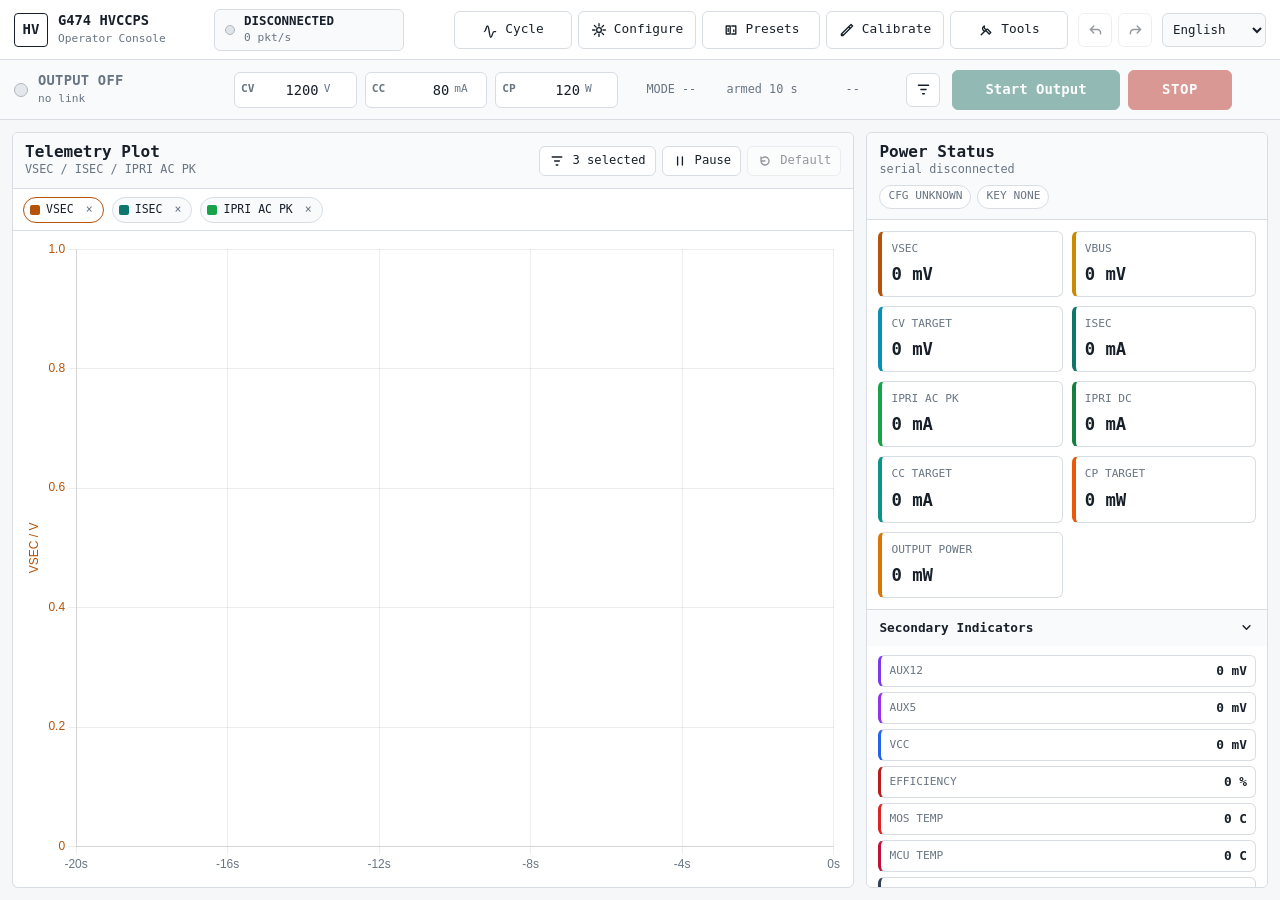
<file: AppHostUI/index.html>
<!doctype html>
<html lang="en">
<head>
  <meta charset="utf-8">
  <meta name="viewport" content="width=device-width, initial-scale=1">
  <title>G474 HVCCPS Operator Console</title>
  <link rel="icon" href="data:image/svg+xml,%3Csvg xmlns='http://www.w3.org/2000/svg' viewBox='0 0 32 32'%3E%3Crect width='32' height='32' rx='5' fill='%23fff' stroke='%2317202a' stroke-width='2'/%3E%3Cpath d='M7 21V11M7 16h7M14 11v10M19 11l4 10 4-10' fill='none' stroke='%2317202a' stroke-width='2.4' stroke-linecap='round' stroke-linejoin='round'/%3E%3C/svg%3E">
  <link rel="stylesheet" href="styles/index.css">
  <script>
    // Resolve the language before first paint so the page never renders in the
    // wrong one, and arm a failsafe that reveals the shell even if the module
    // graph fails to boot.
    (function bootLanguage() {
      try {
        var stored = localStorage.getItem("hvccps.ui.language") || localStorage.getItem("hvccps-ui-language");
        var lang = stored || ((navigator.language || "en").toLowerCase().indexOf("zh") === 0 ? "zh-CN" : "en");
        document.documentElement.lang = lang;
        document.documentElement.dataset.lang = lang;
      } catch (error) { /* private mode: fall back to the markup default */ }
      setTimeout(function () { document.documentElement.classList.add("is-ready"); }, 1500);
    })();
  </script>
  <script src="vendor/chart.js/chart.umd.js"></script>
</head>
<body>

<div class="app-shell">

  <!-- ============================ Top bar ============================ -->
  <header class="topbar" id="topbar">
    <div class="brand">
      <span class="brand-mark">HV</span>
      <span class="brand-text">
        <strong>G474 HVCCPS</strong>
        <em data-i18n="app.subtitle">Operator Console</em>
      </span>
    </div>

    <button class="link-pill" type="button" data-el="linkPill"
            data-i18n-attr="aria-label=a11y.openConnect" aria-label="Open serial link panel">
      <span class="lamp" data-el="linkLamp"></span>
      <span class="pill-text">
        <strong data-el="linkLabel">DISCONNECTED</strong>
        <em data-el="linkMeta">0 pkt/s</em>
      </span>
    </button>

    <div class="topbar-gap"></div>

    <nav class="nav-actions" data-i18n-attr="aria-label=a11y.primaryAreas" aria-label="Primary work areas">
      <button class="tool-button" type="button" data-open="cycle" data-icon="wave">
        <span data-i18n="nav.cycle">Cycle Plot</span>
      </button>
      <button class="tool-button" type="button" data-open="configure" data-icon="gear">
        <span data-i18n="nav.configure">Configure</span>
      </button>
      <button class="tool-button" type="button" data-open="presets" data-icon="keys">
        <span data-i18n="nav.presets">Presets</span>
      </button>
      <button class="tool-button" type="button" data-open="calibration" data-icon="ruler">
        <span data-i18n="nav.calibrate">Calibrate</span>
      </button>
      <button class="tool-button" type="button" data-open="tools" data-icon="tools">
        <span data-i18n="nav.tools">Tools</span>
      </button>
    </nav>

    <div class="history-actions">
      <button class="icon-button" type="button" data-el="undo" data-icon="undo" disabled
              data-i18n-attr="aria-label=a11y.undo|data-tip=a11y.undo" aria-label="Undo"></button>
      <button class="icon-button" type="button" data-el="redo" data-icon="redo" disabled
              data-i18n-attr="aria-label=a11y.redo|data-tip=a11y.redo" aria-label="Redo"></button>
    </div>

    <label class="language-picker">
      <span class="sr-only" data-i18n="topbar.language">Language</span>
      <select data-el="language" data-i18n-attr="aria-label=topbar.language" aria-label="Language"></select>
    </label>
  </header>

  <!-- ========================= Command bar ==========================
       Always present, fixed height. This is the ONLY surface that reports
       output state, so nothing appears or disappears when the output goes
       live and the telemetry plot never moves.
  ================================================================== -->
  <div class="command-bar" id="commandBar">
    <div class="cb-state">
      <span class="cb-lamp" data-el="lamp"></span>
      <span class="cb-state-text">
        <strong data-el="stateLabel">OUTPUT OFF</strong>
        <em data-el="stateMeta">--</em>
      </span>
    </div>

    <div class="cb-setpoints" data-i18n-attr="aria-label=cmd.setpoints" aria-label="Setpoints">
      <label class="setpoint">
        <span>CV</span>
        <input type="number" data-el="cv" min="0" max="2200" step="1" inputmode="decimal">
        <em>V</em>
      </label>
      <label class="setpoint">
        <span>CC</span>
        <input type="number" data-el="cc" min="0" max="200" step="0.1" inputmode="decimal">
        <em>mA</em>
      </label>
      <label class="setpoint">
        <span>CP</span>
        <input type="number" data-el="cp" min="0" max="400" step="0.1" inputmode="decimal">
        <em>W</em>
      </label>
    </div>

    <div class="cb-readout">
      <span data-el="readMode">--</span>
      <span data-el="readTime">--</span>
      <span data-el="readPower">--</span>
    </div>

    <button class="icon-button" type="button" data-open="run" data-icon="sliders"
            data-i18n-attr="aria-label=cmd.runOptions|data-tip=cmd.runOptions" aria-label="Run options"></button>

    <div class="cb-actions">
      <button class="primary-button" type="button" data-el="primary" data-i18n="cmd.start">Start Output</button>
      <button class="stop-button" type="button" data-el="stop" data-i18n="cmd.stop">STOP</button>
    </div>
  </div>

  <!-- ========================== Workspace =========================== -->
  <main class="workspace">
    <section class="panel plot-panel" id="plotPanel" data-i18n-attr="aria-label=plot.title" aria-label="Telemetry plot">
      <header class="panel-head">
        <div class="panel-title">
          <h1 data-i18n="plot.title">Telemetry Plot</h1>
          <span data-el="subtitle">--</span>
        </div>
        <div class="panel-actions">
          <button class="small-button" type="button" data-el="pickerToggle" data-icon="sliders" aria-expanded="false">
            <span data-el="selectionSummary">--</span>
          </button>
          <button class="small-button" type="button" data-el="pause" data-icon="pause" aria-pressed="false">
            <span data-i18n="plot.pause">Pause</span>
          </button>
          <button class="small-button" type="button" data-el="reset" data-icon="reset">
            <span data-i18n="plot.default">Default</span>
          </button>
        </div>
      </header>

      <div class="chart-legend" data-el="legend" data-i18n-attr="aria-label=plot.legend" aria-label="Selected signals"></div>

      <div class="chart-area">
        <div class="chart-wrap">
          <canvas data-el="canvas"></canvas>
          <div class="chart-empty" data-el="empty" data-i18n="plot.noSignals" hidden>NO SIGNALS SELECTED</div>
        </div>

        <aside class="signal-picker" data-el="picker" hidden
               data-i18n-attr="aria-label=signals.title" aria-label="Signal picker">
          <div class="signal-picker-head">
            <strong data-i18n="signals.title">Signals</strong>
            <span data-el="pickerCount">--</span>
            <button class="icon-button" type="button" data-el="pickerClose" data-icon="close"
                    data-i18n-attr="aria-label=signals.close" aria-label="Close signal picker"></button>
          </div>
          <label class="search-field">
            <span data-i18n="signals.search">Search</span>
            <input type="search" data-el="search" spellcheck="false" autocomplete="off"
                   data-i18n-attr="placeholder=signals.searchHint" placeholder="vsec, current, raw">
          </label>
          <div class="signal-picker-actions">
            <button class="small-button" type="button" data-el="selectAll" data-i18n="signals.all">All</button>
            <button class="small-button" type="button" data-el="clearAll" data-i18n="signals.clear">Clear</button>
          </div>
          <div class="signal-groups" data-el="groups"></div>
          <div class="signal-no-match" data-el="noMatch" data-i18n="signals.noMatch" hidden>No matching signals</div>
        </aside>
      </div>
    </section>

    <aside class="panel status-panel" id="statusPanel"
           data-i18n-attr="aria-label=status.title" aria-label="Power status">
      <header class="panel-head panel-head-stack">
        <div class="panel-title">
          <h2 data-i18n="status.title">Power Status</h2>
          <span data-el="subtitle">--</span>
        </div>
        <div class="status-chips" data-el="chips"></div>
      </header>
      <div class="status-scroll">
        <div class="readings-key" data-el="keyReadings"></div>
        <section class="readings-section">
          <button class="section-toggle" type="button" data-el="secondaryToggle" aria-expanded="true">
            <span data-i18n="status.secondary">Secondary Indicators</span>
            <span class="chevron" data-icon="chevron"></span>
          </button>
          <div class="readings-list" data-el="secondary"></div>
        </section>
        <section class="readings-section">
          <button class="section-toggle" type="button" data-el="debugToggle" aria-expanded="false">
            <span data-i18n="status.debug">Raw / Debug</span>
            <span class="chevron" data-icon="chevron"></span>
          </button>
          <div class="readings-list" data-el="debug" hidden></div>
        </section>
      </div>
    </aside>
  </main>
</div>

<div class="drawer-backdrop" id="drawerBackdrop" hidden></div>

<!-- =========================== Connect ============================= -->
<aside class="drawer drawer-narrow" id="connectDrawer" aria-hidden="true">
  <header class="drawer-head">
    <div>
      <h2 data-i18n="connect.title">Serial Link</h2>
      <span data-el="support">--</span>
    </div>
    <button class="icon-button" type="button" data-drawer-close data-icon="close"
            data-i18n-attr="aria-label=a11y.closePanel" aria-label="Close panel"></button>
  </header>
  <div class="drawer-body">
    <div class="info-row">
      <span data-i18n="connect.port">Authorized Port</span>
      <strong data-el="portInfo">--</strong>
    </div>
    <div class="action-grid">
      <button class="secondary-button" type="button" data-el="selectPort" data-i18n="connect.selectPort">Select Port</button>
      <button class="primary-button" type="button" data-el="connect" data-i18n="connect.connect">Connect</button>
      <button class="danger-button" type="button" data-el="disconnect" data-i18n="connect.disconnect">Disconnect</button>
    </div>
    <div class="info-row">
      <span data-i18n="connect.status">Status</span>
      <strong data-el="status">--</strong>
    </div>
    <div class="info-row">
      <span data-i18n="connect.rate">Packet Rate</span>
      <strong data-el="rate">0 pkt/s</strong>
    </div>
    <p class="drawer-note" data-i18n="connect.note">
      Connecting arms keep-alive: a read error, a closed link or a failed open all retry the same authorized port
      automatically. Disconnect stops retrying.
    </p>
  </div>
</aside>

<!-- ========================= Run options =========================== -->
<aside class="drawer drawer-narrow" id="runDrawer" aria-hidden="true">
  <header class="drawer-head">
    <div>
      <h2 data-i18n="run.title">Run Options</h2>
      <span data-i18n="run.subtitle">duration and start mode</span>
    </div>
    <button class="icon-button" type="button" data-drawer-close data-icon="close"
            data-i18n-attr="aria-label=a11y.closePanel" aria-label="Close panel"></button>
  </header>
  <div class="drawer-body">
    <p class="drawer-note" data-i18n="run.note">
      Targets live in the command bar and can be edited at any time. These options apply to the next start and are
      locked while the output is live.
    </p>

    <fieldset class="form-group" data-el="durationGroup">
      <legend data-i18n="run.duration">Duration</legend>
      <div class="inline-grid">
        <label class="field">
          <span data-i18n="run.seconds">Seconds</span>
          <input type="number" data-el="seconds" min="1" max="65534" step="1">
        </label>
        <label class="check-line">
          <input type="checkbox" data-el="continuous">
          <span data-i18n="run.continuous">Continuous</span>
        </label>
      </div>
    </fieldset>

    <fieldset class="form-group" data-el="modeGroup">
      <legend data-i18n="run.startMode">Start Mode</legend>
      <label class="radio-line">
        <input type="radio" name="startMode" value="closed" data-el="modeClosed">
        <span data-i18n="run.closedLoop">Closed-loop CC / CV / CP</span>
      </label>
      <label class="radio-line">
        <input type="radio" name="startMode" value="fixed" data-el="modeFixed">
        <span data-i18n="run.fixedDuty">Fixed duty debug</span>
      </label>
      <div class="fixed-duty-group" data-el="fixedGroup" hidden>
        <label class="field">
          <span data-i18n="run.fixedDutyValue">Fixed Duty</span>
          <input type="number" data-el="fixedDuty" min="0" max="100" step="0.1">
          <em>%</em>
        </label>
        <div class="warn-block" data-i18n="run.fixedDutyWarning">Fixed duty requires a verified load.</div>
      </div>
    </fieldset>

    <div class="validation-line" data-el="validation" hidden></div>
  </div>
</aside>

<!-- ========================= Configuration ========================= -->
<aside class="drawer drawer-wide" id="configureDrawer" aria-hidden="true">
  <header class="drawer-head">
    <div>
      <h2 data-i18n="cfg.title">Configuration</h2>
      <span data-el="state">--</span>
    </div>
    <button class="icon-button" type="button" data-drawer-close data-icon="close"
            data-i18n-attr="aria-label=a11y.closePanel" aria-label="Close panel"></button>
  </header>

  <div class="configure-layout">
    <nav class="configure-tabs" role="tablist" data-i18n-attr="aria-label=cfg.tabs" aria-label="Configuration tabs">
      <button class="configure-tab is-active" type="button" role="tab" data-tab="loop" aria-selected="true"
              data-i18n="cfg.tabLoop">Control Loop</button>
      <button class="configure-tab" type="button" role="tab" data-tab="timing" aria-selected="false"
              data-i18n="cfg.tabTiming">HRTIM</button>
      <button class="configure-tab" type="button" role="tab" data-tab="device" aria-selected="false"
              data-i18n="cfg.tabDevice">Device Constants</button>
    </nav>

    <div class="configure-pages">
      <div class="configure-lock" data-el="lock" hidden>
        <div>
          <strong data-i18n="cfg.locked">Configuration is locked while the output is live</strong>
          <button class="danger-button" type="button" data-el="lockStop" data-i18n="cmd.stop">STOP</button>
        </div>
      </div>

      <section class="configure-page is-active" data-page="loop" role="tabpanel">
        <div class="field-grid grid-3">
          <label class="field"><span data-i18n="field.kpCv">Kp CV</span><input type="number" step="any" min="0" data-cfg="kpCv"></label>
          <label class="field"><span data-i18n="field.kiCv">Ki CV</span><input type="number" step="any" min="0" data-cfg="kiCv"></label>
          <label class="field"><span data-i18n="field.kpCc">Kp CC</span><input type="number" step="any" min="0" data-cfg="kpCc"></label>
          <label class="field"><span data-i18n="field.kiCc">Ki CC</span><input type="number" step="any" min="0" data-cfg="kiCc"></label>
          <label class="field"><span data-i18n="field.kpCp">Kp CP</span><input type="number" step="any" min="0" data-cfg="kpCp"></label>
          <label class="field"><span data-i18n="field.kiCp">Ki CP</span><input type="number" step="any" min="0" data-cfg="kiCp"></label>
          <label class="field"><span data-i18n="field.softStartStep">Soft-start Step</span><input type="number" step="any" min="0" max="1" data-cfg="softStartStep"></label>
        </div>
      </section>

      <section class="configure-page" data-page="timing" role="tabpanel" hidden>
        <div class="timing-summary">
          <div><span data-i18n="cfg.freqSummary">Frequency (set · live)</span><strong data-el="freqSummary">--</strong></div>
          <div><span data-i18n="cfg.deadTime">Dead Time</span><strong data-i18n="cfg.deadTimeValue">200 ns fixed</strong></div>
        </div>

        <div class="config-blocks">
          <section class="config-block">
            <h3 data-i18n="cfg.masterTiming">Master Timing</h3>
            <label class="field">
              <span data-i18n="field.baseFreqHz">Frequency (Hz)</span>
              <input type="number" min="11000" max="45000" step="100" data-cfg="baseFreqHz">
            </label>
            <label class="field">
              <span data-i18n="field.freqPolicy">Frequency Policy</span>
              <select data-cfg="freqPolicy">
                <option value="1" data-i18n="cfg.policyAuto">Auto</option>
                <option value="0" data-i18n="cfg.policyFixed">Fixed</option>
              </select>
            </label>
            <p class="config-note" data-i18n="cfg.freqNote">
              Rated 11-45 kHz (fixed MUL4 prescaler); the firmware applies a new period reload on the fly.
              24 ADC sub-period triggers fit each switching period.
            </p>
          </section>

          <section class="config-block">
            <h3 data-i18n="cfg.adcTitle">ADC Sampling (fixed)</h3>
            <p class="config-note" data-i18n-html="cfg.adcNote"></p>
          </section>
        </div>
      </section>

      <section class="configure-page" data-page="device" role="tabpanel" hidden>
        <div class="defaults-panel">
          <strong data-i18n="cfg.deviceActions">Device configuration actions</strong>
          <span data-i18n="cfg.deviceActionsNote">Draft changes stay in RAM until Save writes a full config record to flash.</span>
          <div class="button-row">
            <button class="secondary-button" type="button" data-el="sync" data-i18n="cfg.syncDraft">Sync Draft</button>
            <button class="secondary-button" type="button" data-el="loadFlash" data-i18n="cfg.loadFlash">Load Flash</button>
            <button class="secondary-button" type="button" data-el="loadDefaults" data-i18n="cfg.loadDefaults">Load Defaults</button>
            <button class="danger-button" type="button" data-el="factoryReset" data-i18n="cfg.factoryReset">Factory Reset</button>
          </div>
        </div>
        <div class="field-grid grid-3" data-el="deviceGrid"></div>
      </section>
    </div>
  </div>

  <footer class="drawer-footer">
    <div class="validation-line" data-el="validation">--</div>
    <button class="primary-button" type="button" data-el="apply" data-i18n="cfg.apply">Apply Settings</button>
    <button class="secondary-button" type="button" data-el="save" data-i18n="cfg.save">Save Flash</button>
  </footer>
</aside>

<!-- =========================== Presets ============================= -->
<aside class="drawer drawer-wide" id="presetsDrawer" aria-hidden="true">
  <header class="drawer-head">
    <div>
      <h2 data-i18n="presets.title">Button Presets</h2>
      <span data-el="state">--</span>
    </div>
    <button class="icon-button" type="button" data-drawer-close data-icon="close"
            data-i18n-attr="aria-label=a11y.closePanel" aria-label="Close panel"></button>
  </header>
  <div class="drawer-body">
    <p class="drawer-note" data-i18n="presets.intro">
      Each front-panel key runs a stored closed-loop preset with no host attached. Press a key to start its preset;
      while the output is live, pressing any key stops it. Saved presets persist in flash and are available right
      after power-up.
    </p>
    <div class="lock-note" data-el="lockNote" hidden data-i18n="presets.locked">
      Presets are locked while the output is live. Stop the output to edit them.
    </div>

    <div class="preset-columns" data-el="columns"></div>

    <div class="validation-line" data-el="validation" hidden></div>
    <div class="drawer-actions">
      <button class="start-button" type="button" data-el="save" data-i18n="presets.save">Save Presets to Flash</button>
    </div>
  </div>
</aside>

<!-- ========================= Calibration =========================== -->
<aside class="drawer drawer-wide" id="calibrationDrawer" aria-hidden="true">
  <header class="drawer-head">
    <div>
      <h2 data-i18n="cal.title">Output Calibration</h2>
      <span data-el="state">--</span>
    </div>
    <button class="icon-button" type="button" data-drawer-close data-icon="close"
            data-i18n-attr="aria-label=a11y.closePanel" aria-label="Close panel"></button>
  </header>
  <div class="drawer-body">
    <p class="drawer-note" data-i18n="cal.intro">
      Enter the uncalibrated RAW value reported by the device and the value an external meter measured. The host
      compiles a residual table (exact at your points, linear between them, smoothly decaying to zero outside) and
      streams it to a dedicated flash region. Corrections are clamped to ±50 V / ±50 mA in firmware. Writing and
      enabling calibration touch flash, so the output must be off.
    </p>
    <div class="warn-block" data-i18n="cal.rawNote">
      Collect points with Apply calibration OFF. Use RAW VSEC / RAW ISEC as the input columns, then enter the
      external meter readings in the measured columns.
    </div>
    <div class="lock-note" data-el="lockNote" hidden data-i18n="cal.locked">
      Calibration is locked while the output is live. Stop the output to edit it.
    </div>

    <div class="cal-status-row">
      <div><span data-i18n="cal.table">Device table</span><strong data-el="statusTable">--</strong></div>
      <div><span data-i18n="cal.crc">CRC</span><strong data-el="statusCrc">--</strong></div>
      <div><span data-i18n="cal.applied">Applied</span><strong data-el="statusApplied">--</strong></div>
    </div>

    <label class="check-line boxed">
      <input type="checkbox" data-el="enable">
      <span data-i18n="cal.enable">Apply calibration to the control loop (saved to config flash)</span>
    </label>

    <fieldset class="form-group">
      <legend data-i18n="cal.voltagePoints">Voltage points</legend>
      <p class="hint" data-i18n="cal.voltageHint">RAW VSEC, meter V, and optionally meter current (mA) for load-dependent correction.</p>
      <div class="cal-table">
        <div class="cal-table-head">
          <span data-i18n="cal.rawVsec">RAW VSEC (V)</span>
          <span data-i18n="cal.meterV">Meter V</span>
          <span data-i18n="cal.meterIOpt">Meter I (mA, opt)</span>
          <span></span>
        </div>
        <div class="cal-rows" data-el="voltageRows"></div>
      </div>
      <button class="small-button" type="button" data-el="addVoltage" data-i18n="cal.addVoltage">+ Add voltage point</button>
    </fieldset>

    <fieldset class="form-group">
      <legend data-i18n="cal.currentPoints">Current points</legend>
      <p class="hint" data-i18n="cal.currentHint">RAW ISEC (mA) and meter I (mA), collected while calibration is disabled.</p>
      <div class="cal-table">
        <div class="cal-table-head cal-table-head-2">
          <span data-i18n="cal.rawIsec">RAW ISEC (mA)</span>
          <span data-i18n="cal.meterI">Meter I (mA)</span>
          <span></span>
        </div>
        <div class="cal-rows" data-el="currentRows"></div>
      </div>
      <button class="small-button" type="button" data-el="addCurrent" data-i18n="cal.addCurrent">+ Add current point</button>
    </fieldset>

    <details class="cal-advanced">
      <summary data-i18n="cal.advanced">Advanced: decay radius</summary>
      <div class="inline-grid">
        <label class="field"><span data-i18n="cal.radiusV">Voltage R (V)</span><input type="number" min="10" step="10" data-el="radiusV"></label>
        <label class="field"><span data-i18n="cal.radiusI">Current R (mA)</span><input type="number" min="5" step="5" data-el="radiusI"></label>
      </div>
      <p class="hint" data-i18n="cal.radiusHint">A lone point fades to zero roughly R away from it. Larger R spreads each correction further.</p>
    </details>

    <div class="cal-preview" data-el="preview" hidden></div>
    <div class="validation-line" data-el="validation" hidden></div>

    <div class="drawer-actions cal-actions">
      <button class="secondary-button" type="button" data-el="compile" data-i18n="cal.compile">Compile &amp; Preview</button>
      <button class="start-button" type="button" data-el="write" data-i18n="cal.write">Write Table to Flash</button>
    </div>
    <div class="cal-progress" data-el="progress" hidden>
      <div class="cal-progress-track"><div class="cal-progress-bar" data-el="progressBar"></div></div>
      <span data-el="progressText"></span>
    </div>
  </div>
</aside>

<!-- ============================ Tools ============================== -->
<aside class="drawer drawer-medium" id="toolsDrawer" aria-hidden="true">
  <header class="drawer-head">
    <div>
      <h2 data-i18n="tools.title">Tools</h2>
      <span data-i18n="tools.subtitle">plugins</span>
    </div>
    <button class="icon-button" type="button" data-drawer-close data-icon="close"
            data-i18n-attr="aria-label=a11y.closePanel" aria-label="Close panel"></button>
  </header>
  <div class="tools-layout">
    <nav class="tools-tabs" data-el="tabs" role="tablist"
         data-i18n-attr="aria-label=tools.title" aria-label="Tools"></nav>
    <div class="tools-body" data-el="body">
      <div class="empty-state" data-el="empty" data-i18n="tools.empty">No tools registered.</div>
    </div>
  </div>
</aside>

<!-- ==================== Single-cycle waveform ====================== -->
<aside class="overlay" id="cycleOverlay" aria-hidden="true">
  <div class="overlay-backdrop" data-el="backdrop"></div>
  <section class="overlay-panel" role="dialog" aria-modal="true">
    <header class="drawer-head">
      <div>
        <h2 data-i18n="cycle.title">Single-Cycle Waveform</h2>
        <span data-el="subtitle" data-i18n="cycle.awaiting">awaiting telemetry</span>
      </div>
      <button class="icon-button" type="button" data-el="close" data-icon="close"
              data-i18n-attr="aria-label=a11y.closePanel" aria-label="Close panel"></button>
    </header>
    <div class="overlay-body">
      <aside class="cycle-side">
        <section>
          <h3 data-i18n="cycle.signals">Signals</h3>
          <div class="cycle-signal-list" data-el="signalList"></div>
        </section>
        <section>
          <h3 data-i18n="cycle.overlayGroup">Overlay</h3>
          <label class="check-line">
            <input type="checkbox" data-el="showPwm">
            <span data-i18n="cycle.pwmBands">PWM edges (lead / lag bridge ON)</span>
          </label>
          <label class="check-line">
            <span data-i18n="cycle.yMode">Y mode</span>
            <select data-el="yMode">
              <option value="normalized" data-i18n="cycle.yNormalized">Normalized 0..full-scale</option>
              <option value="physical" data-i18n="cycle.yPhysical">Per-signal full-scale</option>
            </select>
          </label>
        </section>
        <section>
          <h3 data-i18n="cycle.notes">Notes</h3>
          <p class="cycle-note" data-i18n="cycle.note">
            Plot shows the 24 raw samples per period straight from the device DMA, no smoothing. Slot 0 is at 0% of
            T_sw, slot 23 is at 95.83%; there is no sample at 100% (the next cycle's slot 0 starts there). Each
            rank's sample-and-hold happens at a small offset from the trigger; dots are placed at the true sample
            instant, so you can see VPRI sit ~382 ns after VSEC inside the same trigger slot.
          </p>
        </section>
      </aside>
      <div class="cycle-canvas-wrap">
        <canvas data-el="canvas"></canvas>
      </div>
    </div>
  </section>
</aside>

<div class="toast-stack" id="toastStack" aria-live="polite" aria-atomic="false"></div>

<!-- =========================== Scripts ============================
     Classic <script> tags, not ES modules: a page opened straight from
     disk has the opaque file:// origin and the browser refuses to load
     module scripts there. src/loader.js provides define()/require() so
     the one-file-per-module structure survives. See src/loader.js.
================================================================= -->
  <!-- Module registry first. Every file below only calls HV.define(), so tag order does not matter. -->
  <script src="src/loader.js"></script>

  <!-- core -->
  <script src="src/core/bus.js"></script>
  <script src="src/core/clipboard.js"></script>
  <script src="src/core/dom.js"></script>
  <script src="src/core/format.js"></script>
  <script src="src/core/history.js"></script>
  <script src="src/core/logger.js"></script>
  <script src="src/core/notify.js"></script>
  <script src="src/core/scheduler.js"></script>
  <script src="src/core/storage.js"></script>

  <!-- i18n -->
  <script src="src/i18n/index.js"></script>
  <script src="src/i18n/locales/en.js"></script>
  <script src="src/i18n/locales/zh-CN.js"></script>

  <!-- protocol -->
  <script src="src/protocol/calibration.js"></script>
  <script src="src/protocol/codec.js"></script>
  <script src="src/protocol/command.js"></script>
  <script src="src/protocol/config.js"></script>
  <script src="src/protocol/constants.js"></script>
  <script src="src/protocol/framing.js"></script>
  <script src="src/protocol/heartbeat.js"></script>
  <script src="src/protocol/index.js"></script>

  <!-- device -->
  <script src="src/device/calibration-service.js"></script>
  <script src="src/device/config-service.js"></script>
  <script src="src/device/cycle-signals.js"></script>
  <script src="src/device/device-service.js"></script>
  <script src="src/device/metrics.js"></script>
  <script src="src/device/presets-service.js"></script>
  <script src="src/device/run-service.js"></script>
  <script src="src/device/serial-link.js"></script>
  <script src="src/device/telemetry.js"></script>

  <!-- ui -->
  <script src="src/ui/app.js"></script>
  <script src="src/ui/chart-selection.js"></script>
  <script src="src/ui/components/confirm.js"></script>
  <script src="src/ui/components/drawer-host.js"></script>
  <script src="src/ui/components/number-guard.js"></script>
  <script src="src/ui/components/toast.js"></script>
  <script src="src/ui/components/validation.js"></script>
  <script src="src/ui/registry.js"></script>
  <script src="src/ui/views/command-bar.js"></script>
  <script src="src/ui/views/cycle-overlay.js"></script>
  <script src="src/ui/views/drawers/calibration.js"></script>
  <script src="src/ui/views/drawers/configure.js"></script>
  <script src="src/ui/views/drawers/connect.js"></script>
  <script src="src/ui/views/drawers/presets.js"></script>
  <script src="src/ui/views/drawers/run.js"></script>
  <script src="src/ui/views/drawers/tools.js"></script>
  <script src="src/ui/views/signal-picker.js"></script>
  <script src="src/ui/views/status-panel.js"></script>
  <script src="src/ui/views/telemetry-panel.js"></script>
  <script src="src/ui/views/topbar.js"></script>

  <!-- plugins -->
  <script src="src/plugins/api.js"></script>
  <script src="src/plugins/auto-test.js"></script>
  <script src="src/plugins/frame-inspector.js"></script>
  <script src="src/plugins/index.js"></script>
  <script src="src/plugins/run-summary.js"></script>

  <!-- entry point -->
  <script src="src/main.js"></script>
  <script>HV.start("main");</script>

</body>
</html>
</file>
<file: AppHostUI/styles/index.css>
/* Style entry point. Load order matters: tokens -> base -> layout ->
   components -> views. Every file below is scoped to one concern so a visual
   change lands in exactly one place. */

@import "tokens.css";
@import "base.css";
@import "layout.css";

@import "components/button.css";
@import "components/chip.css";
@import "components/field.css";
@import "components/panel.css";
@import "components/drawer.css";
@import "components/modal.css";
@import "components/toast.css";

@import "views/command-bar.css";
@import "views/telemetry.css";
@import "views/status.css";
@import "views/configure.css";
@import "views/presets.css";
@import "views/calibration.css";
@import "views/cycle.css";
@import "views/tools.css";
</file>
